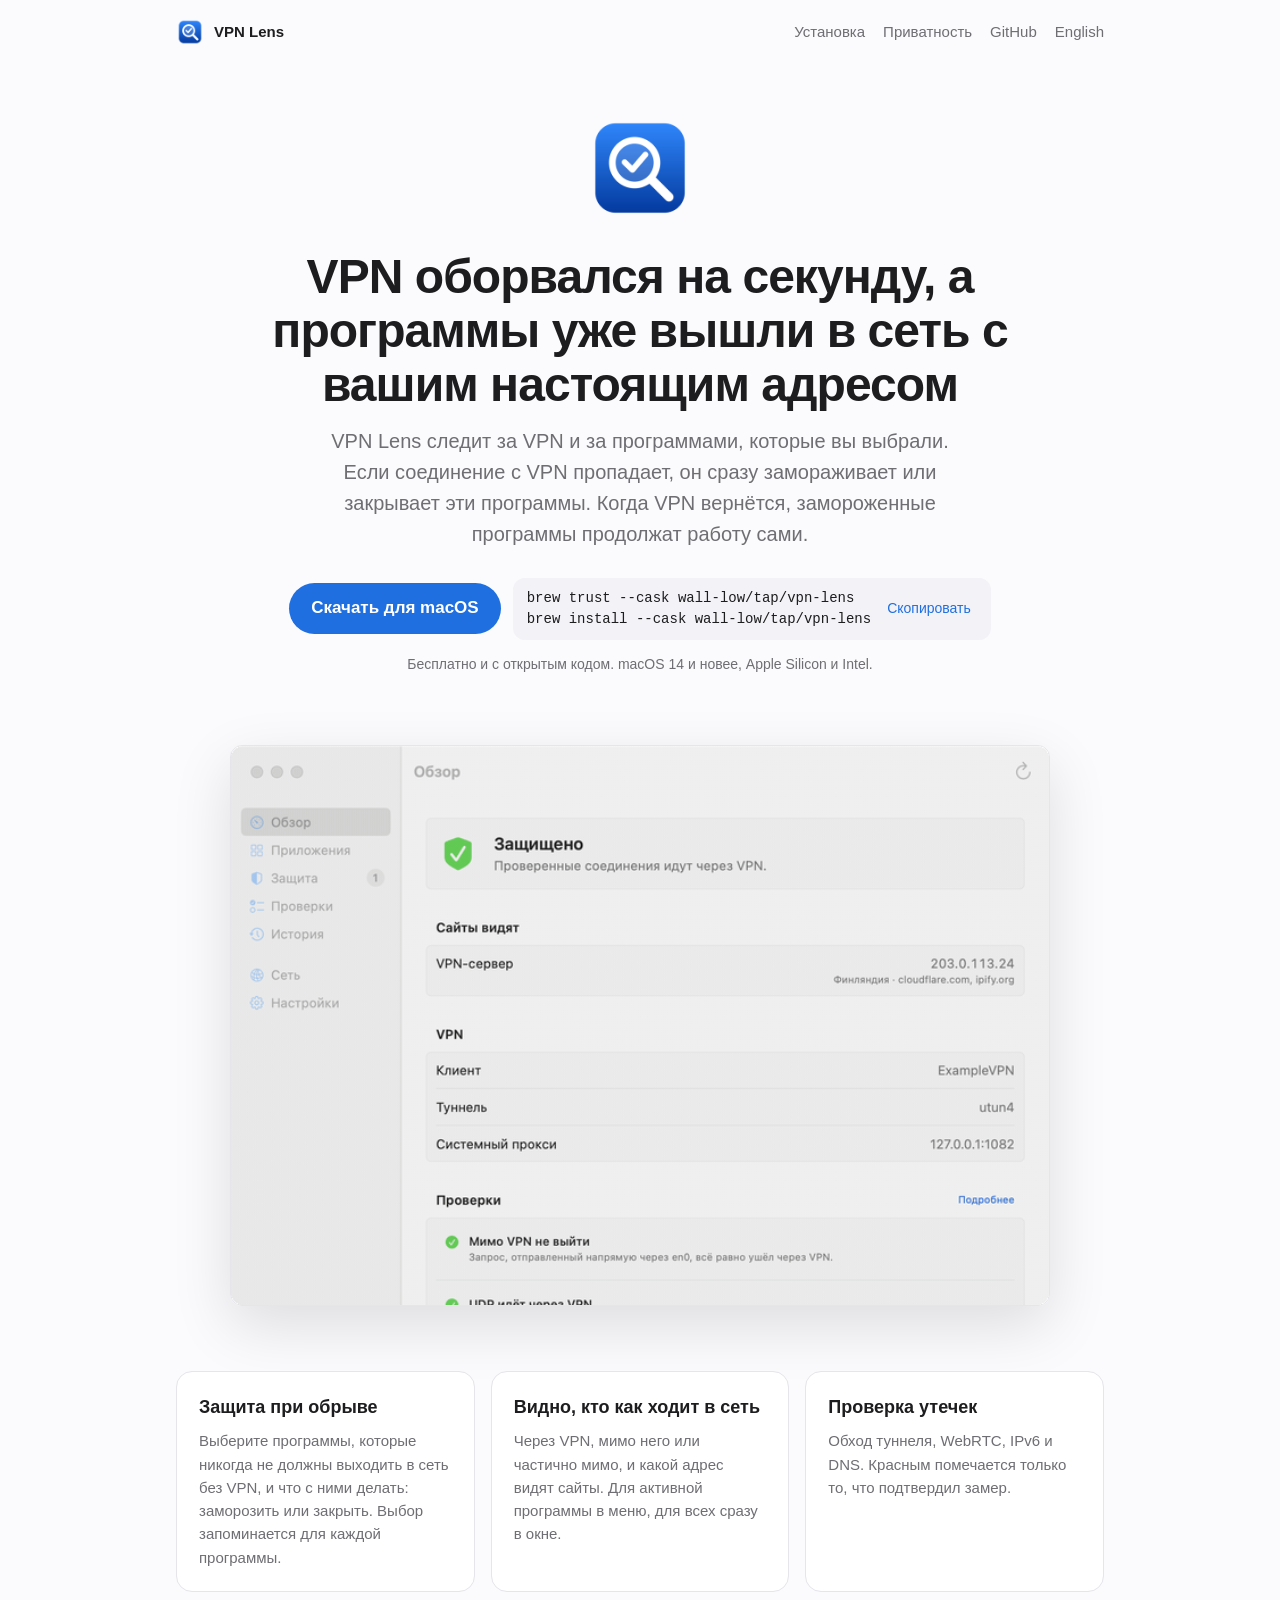
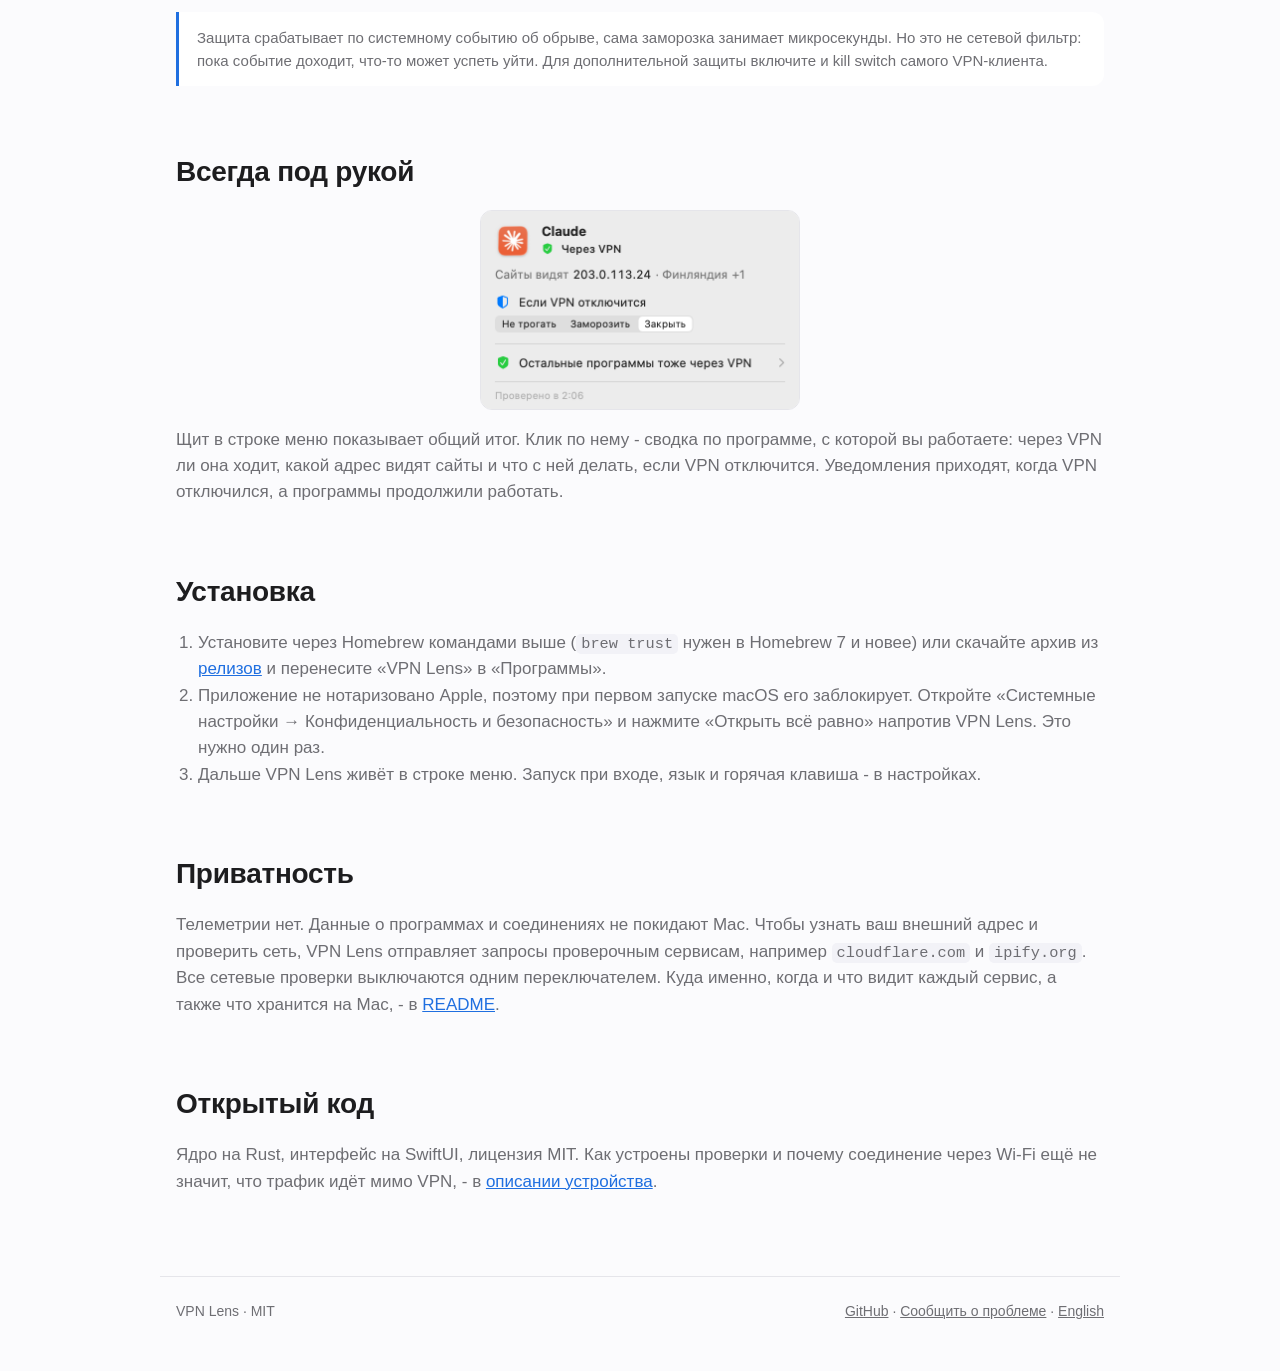
<file: docs/index.html>
<!doctype html>
<html lang="ru">
<head>
  <meta charset="utf-8">
  <meta name="viewport" content="width=device-width, initial-scale=1">
  <title>VPN Lens</title>
  <meta name="description" content="Утилита для строки меню macOS: если VPN оборвался, выбранные программы не выйдут в сеть с вашим настоящим адресом.">
  <link rel="icon" href="icon.png">
  <link rel="alternate" hreflang="en" href="en.html">
  <link rel="stylesheet" href="site.css">
</head>
<body>
  <nav>
    <a class="brand" href="./"><img src="icon.png" alt="">VPN Lens</a>
    <div class="links">
      <a href="#install">Установка</a>
      <a href="#privacy">Приватность</a>
      <a href="https://github.com/wall-low/vpn-lens">GitHub</a>
      <a href="en.html" hreflang="en">English</a>
    </div>
  </nav>

  <main>
    <header class="hero">
      <img class="icon" src="icon.png" alt="">
      <h1>VPN оборвался на секунду, а программы уже вышли в сеть с вашим настоящим адресом</h1>
      <p class="lead">VPN Lens следит за VPN и за программами, которые вы выбрали. Если соединение с VPN пропадает, он сразу замораживает или закрывает эти программы. Когда VPN вернётся, замороженные программы продолжат работу сами.</p>
      <div class="actions">
        <a class="button" href="https://github.com/wall-low/vpn-lens/releases/latest">Скачать для macOS</a>
        <span class="brew"><span id="brew">brew trust --cask wall-low/tap/vpn-lens
brew install --cask wall-low/tap/vpn-lens</span><button type="button" data-copy="brew">Скопировать</button></span>
      </div>
      <p class="meta">Бесплатно и с открытым кодом. macOS 14 и новее, Apple Silicon и Intel.</p>
    </header>

    <div class="demo">
      <img src="demo.gif" alt="Окно VPN Lens: обзор, программы, защита, проверки" width="820">
    </div>

    <div class="features">
      <div class="card">
        <h3>Защита при обрыве</h3>
        <p>Выберите программы, которые никогда не должны выходить в сеть без VPN, и что с ними делать: заморозить или закрыть. Выбор запоминается для каждой программы.</p>
      </div>
      <div class="card">
        <h3>Видно, кто как ходит в сеть</h3>
        <p>Через VPN, мимо него или частично мимо, и какой адрес видят сайты. Для активной программы в меню, для всех сразу в окне.</p>
      </div>
      <div class="card">
        <h3>Проверка утечек</h3>
        <p>Обход туннеля, WebRTC, IPv6 и DNS. Красным помечается только то, что подтвердил замер.</p>
      </div>
    </div>
    <p class="note">Защита срабатывает по системному событию об обрыве, сама заморозка занимает микросекунды. Но это не сетевой фильтр: пока событие доходит, что-то может успеть уйти. Для дополнительной защиты включите и kill switch самого VPN-клиента.</p>

    <section>
      <h2>Всегда под рукой</h2>
      <div class="shots">
        <img src="menu.png" width="320" alt="Меню VPN Lens в строке меню">
      </div>
      <p>Щит в строке меню показывает общий итог. Клик по нему - сводка по программе, с которой вы работаете: через VPN ли она ходит, какой адрес видят сайты и что с ней делать, если VPN отключится. Уведомления приходят, когда VPN отключился, а программы продолжили работать.</p>
    </section>

    <section id="install">
      <h2>Установка</h2>
      <ol>
        <li>Установите через Homebrew командами выше (<code>brew trust</code> нужен в Homebrew 7 и новее) или скачайте архив из <a href="https://github.com/wall-low/vpn-lens/releases/latest">релизов</a> и перенесите «VPN Lens» в «Программы».</li>
        <li>Приложение не нотаризовано Apple, поэтому при первом запуске macOS его заблокирует. Откройте «Системные настройки → Конфиденциальность и безопасность» и нажмите «Открыть всё равно» напротив VPN Lens. Это нужно один раз.</li>
        <li>Дальше VPN Lens живёт в строке меню. Запуск при входе, язык и горячая клавиша - в настройках.</li>
      </ol>
    </section>

    <section id="privacy">
      <h2>Приватность</h2>
      <p>Телеметрии нет. Данные о программах и соединениях не покидают Mac. Чтобы узнать ваш внешний адрес и проверить сеть, VPN Lens отправляет запросы проверочным сервисам, например <code>cloudflare.com</code> и <code>ipify.org</code>. Все сетевые проверки выключаются одним переключателем. Куда именно, когда и что видит каждый сервис, а также что хранится на Mac, - в <a href="https://github.com/wall-low/vpn-lens#приватность">README</a>.</p>
    </section>

    <section>
      <h2>Открытый код</h2>
      <p>Ядро на Rust, интерфейс на SwiftUI, лицензия MIT. Как устроены проверки и почему соединение через Wi-Fi ещё не значит, что трафик идёт мимо VPN, - в <a href="https://github.com/wall-low/vpn-lens/blob/main/docs/ARCHITECTURE.md">описании устройства</a>.</p>
    </section>
  </main>

  <footer>
    <span>VPN Lens · MIT</span>
    <span><a href="https://github.com/wall-low/vpn-lens">GitHub</a> · <a href="https://github.com/wall-low/vpn-lens/issues">Сообщить о проблеме</a> · <a href="en.html" hreflang="en">English</a></span>
  </footer>

  <script>
    document.querySelectorAll("[data-copy]").forEach(function (button) {
      button.addEventListener("click", function () {
        var text = document.getElementById(button.dataset.copy).textContent;
        var done = function () {
          var label = button.textContent;
          button.textContent = "Скопировано";
          setTimeout(function () { button.textContent = label; }, 1400);
        };
        if (navigator.clipboard) {
          navigator.clipboard.writeText(text).then(done, function () {});
        }
      });
    });
  </script>
</body>
</html>
</file>
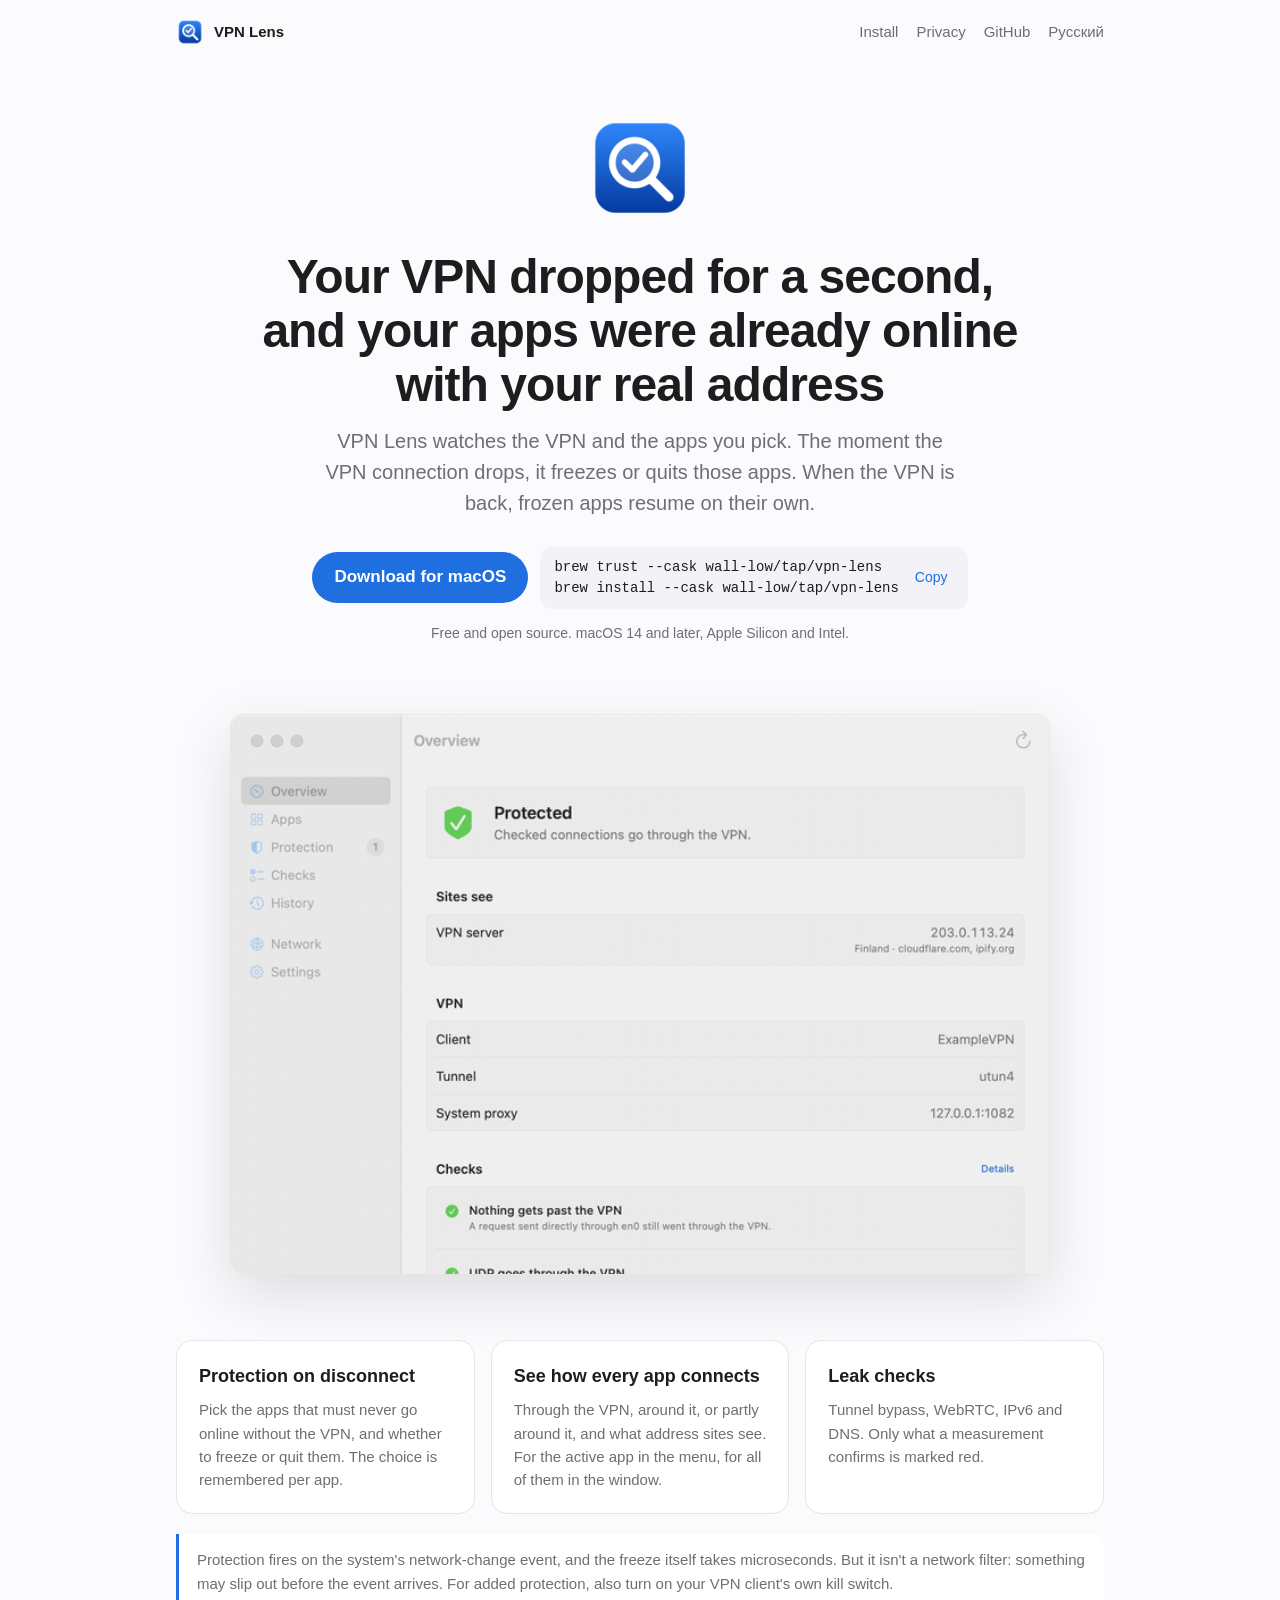
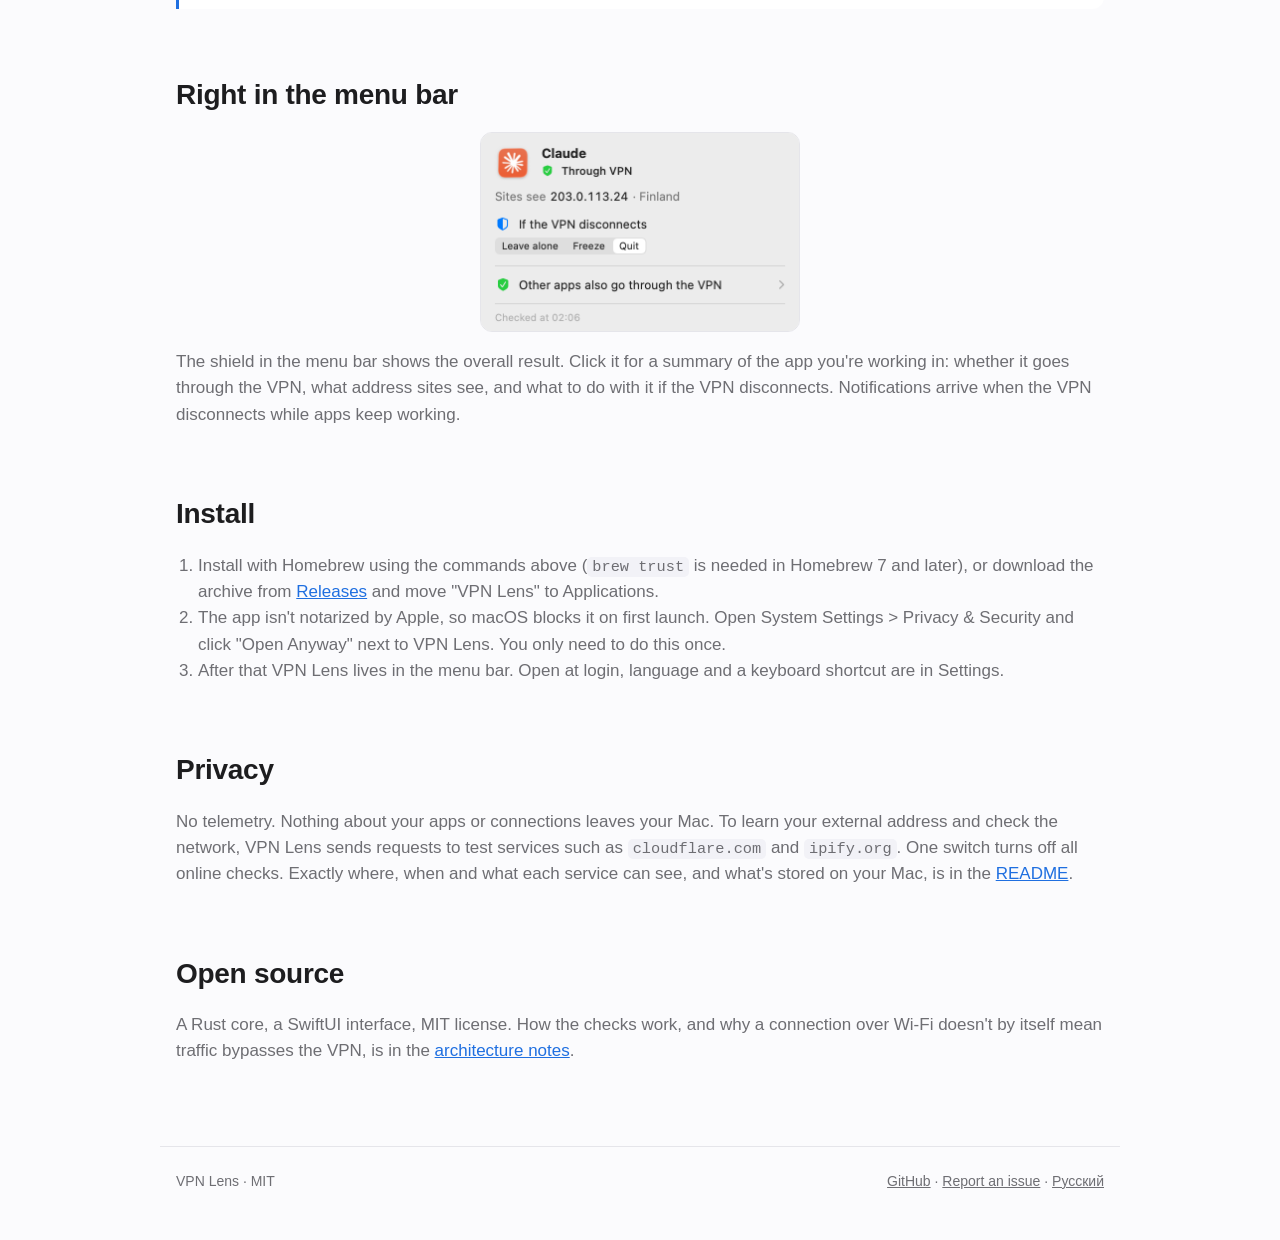
<file: docs/en.html>
<!doctype html>
<html lang="en">
<head>
  <meta charset="utf-8">
  <meta name="viewport" content="width=device-width, initial-scale=1">
  <title>VPN Lens</title>
  <meta name="description" content="A macOS menu bar utility: if your VPN drops, the apps you pick won't go online with your real address.">
  <link rel="icon" href="icon.png">
  <link rel="alternate" hreflang="ru" href="./">
  <link rel="stylesheet" href="site.css">
</head>
<body>
  <nav>
    <a class="brand" href="en.html"><img src="icon.png" alt="">VPN Lens</a>
    <div class="links">
      <a href="#install">Install</a>
      <a href="#privacy">Privacy</a>
      <a href="https://github.com/wall-low/vpn-lens">GitHub</a>
      <a href="./" hreflang="ru">Русский</a>
    </div>
  </nav>

  <main>
    <header class="hero">
      <img class="icon" src="icon.png" alt="">
      <h1>Your VPN dropped for a second, and your apps were already online with your real address</h1>
      <p class="lead">VPN Lens watches the VPN and the apps you pick. The moment the VPN connection drops, it freezes or quits those apps. When the VPN is back, frozen apps resume on their own.</p>
      <div class="actions">
        <a class="button" href="https://github.com/wall-low/vpn-lens/releases/latest">Download for macOS</a>
        <span class="brew"><span id="brew">brew trust --cask wall-low/tap/vpn-lens
brew install --cask wall-low/tap/vpn-lens</span><button type="button" data-copy="brew">Copy</button></span>
      </div>
      <p class="meta">Free and open source. macOS 14 and later, Apple Silicon and Intel.</p>
    </header>

    <div class="demo">
      <img src="demo-en.gif" alt="The VPN Lens window: overview, apps, protection, checks" width="820">
    </div>

    <div class="features">
      <div class="card">
        <h3>Protection on disconnect</h3>
        <p>Pick the apps that must never go online without the VPN, and whether to freeze or quit them. The choice is remembered per app.</p>
      </div>
      <div class="card">
        <h3>See how every app connects</h3>
        <p>Through the VPN, around it, or partly around it, and what address sites see. For the active app in the menu, for all of them in the window.</p>
      </div>
      <div class="card">
        <h3>Leak checks</h3>
        <p>Tunnel bypass, WebRTC, IPv6 and DNS. Only what a measurement confirms is marked red.</p>
      </div>
    </div>
    <p class="note">Protection fires on the system's network-change event, and the freeze itself takes microseconds. But it isn't a network filter: something may slip out before the event arrives. For added protection, also turn on your VPN client's own kill switch.</p>

    <section>
      <h2>Right in the menu bar</h2>
      <div class="shots">
        <img src="menu-en.png" width="320" alt="The VPN Lens menu">
      </div>
      <p>The shield in the menu bar shows the overall result. Click it for a summary of the app you're working in: whether it goes through the VPN, what address sites see, and what to do with it if the VPN disconnects. Notifications arrive when the VPN disconnects while apps keep working.</p>
    </section>

    <section id="install">
      <h2>Install</h2>
      <ol>
        <li>Install with Homebrew using the commands above (<code>brew trust</code> is needed in Homebrew 7 and later), or download the archive from <a href="https://github.com/wall-low/vpn-lens/releases/latest">Releases</a> and move "VPN Lens" to Applications.</li>
        <li>The app isn't notarized by Apple, so macOS blocks it on first launch. Open System Settings &gt; Privacy &amp; Security and click "Open Anyway" next to VPN Lens. You only need to do this once.</li>
        <li>After that VPN Lens lives in the menu bar. Open at login, language and a keyboard shortcut are in Settings.</li>
      </ol>
    </section>

    <section id="privacy">
      <h2>Privacy</h2>
      <p>No telemetry. Nothing about your apps or connections leaves your Mac. To learn your external address and check the network, VPN Lens sends requests to test services such as <code>cloudflare.com</code> and <code>ipify.org</code>. One switch turns off all online checks. Exactly where, when and what each service can see, and what's stored on your Mac, is in the <a href="https://github.com/wall-low/vpn-lens/blob/main/README.en.md#privacy">README</a>.</p>
    </section>

    <section>
      <h2>Open source</h2>
      <p>A Rust core, a SwiftUI interface, MIT license. How the checks work, and why a connection over Wi-Fi doesn't by itself mean traffic bypasses the VPN, is in the <a href="https://github.com/wall-low/vpn-lens/blob/main/docs/ARCHITECTURE.en.md">architecture notes</a>.</p>
    </section>
  </main>

  <footer>
    <span>VPN Lens · MIT</span>
    <span><a href="https://github.com/wall-low/vpn-lens">GitHub</a> · <a href="https://github.com/wall-low/vpn-lens/issues">Report an issue</a> · <a href="./" hreflang="ru">Русский</a></span>
  </footer>

  <script>
    document.querySelectorAll("[data-copy]").forEach(function (button) {
      button.addEventListener("click", function () {
        var text = document.getElementById(button.dataset.copy).textContent;
        var done = function () {
          var label = button.textContent;
          button.textContent = "Copied";
          setTimeout(function () { button.textContent = label; }, 1400);
        };
        if (navigator.clipboard) {
          navigator.clipboard.writeText(text).then(done, function () {});
        }
      });
    });
  </script>
</body>
</html>
</file>
<file: docs/site.css>
:root {
  --bg: #fbfbfd;
  --fg: #1d1d1f;
  --muted: #6e6e73;
  --card: #ffffff;
  --line: #e5e5ea;
  --accent: #1f6fe0;
  --accent-fg: #ffffff;
  --ok: #2fa84f;
  --code: #f2f2f7;
  color-scheme: light dark;
}

@media (prefers-color-scheme: dark) {
  :root:not([data-theme="light"]) {
    --bg: #111113;
    --fg: #f5f5f7;
    --muted: #a1a1a6;
    --card: #1c1c1f;
    --line: #2c2c30;
    --accent: #4b8ef5;
    --code: #232327;
  }
}

* { box-sizing: border-box; }

body {
  margin: 0;
  background: var(--bg);
  color: var(--fg);
  font: 17px/1.55 -apple-system, BlinkMacSystemFont, "SF Pro Text", "Helvetica Neue", Arial, sans-serif;
  -webkit-font-smoothing: antialiased;
}

main { max-width: 960px; margin: 0 auto; padding: 0 16px 64px; }

nav {
  max-width: 960px;
  margin: 0 auto;
  padding: 18px 16px;
  display: flex;
  justify-content: space-between;
  align-items: center;
  font-size: 15px;
}
nav .brand { white-space: nowrap; display: flex; align-items: center; gap: 10px; font-weight: 600; color: var(--fg); text-decoration: none; }
nav .brand img { width: 28px; height: 28px; }
nav .links { display: flex; gap: 18px; }
nav a { color: var(--muted); text-decoration: none; }
nav a:hover { color: var(--fg); }

.hero { text-align: center; padding: 48px 0 32px; }
.hero img.icon { width: 112px; height: 112px; }
.hero h1 { font-size: clamp(30px, 5vw, 48px); line-height: 1.12; letter-spacing: -0.02em; margin: 18px auto 14px; max-width: 760px; }
.hero p.lead { font-size: 20px; color: var(--muted); max-width: 640px; margin: 0 auto 28px; }

.actions { display: flex; flex-wrap: wrap; justify-content: center; gap: 12px; align-items: center; }
.button {
  display: inline-block;
  padding: 12px 22px;
  border-radius: 999px;
  background: var(--accent);
  color: var(--accent-fg);
  font-weight: 600;
  text-decoration: none;
}
.button:hover { filter: brightness(1.08); }

.brew {
  display: inline-flex;
  align-items: center;
  gap: 10px;
  padding: 10px 14px;
  border-radius: 12px;
  background: var(--code);
  font: 14px/1.5 ui-monospace, "SF Mono", Menlo, monospace;
  max-width: 100%;
  text-align: left;
}
#brew { white-space: pre-wrap; overflow-wrap: anywhere; }
.brew button {
  border: 0;
  background: none;
  color: var(--accent);
  font: inherit;
  font-family: -apple-system, BlinkMacSystemFont, sans-serif;
  cursor: pointer;
}
.meta { color: var(--muted); font-size: 14px; margin-top: 14px; }

.demo { margin: 24px auto 56px; text-align: center; }
.demo img {
  width: 100%;
  max-width: 820px;
  border-radius: 12px;
  border: 1px solid var(--line);
  box-shadow: 0 20px 60px rgba(0, 0, 0, 0.12);
}

.features { display: grid; grid-template-columns: repeat(3, 1fr); gap: 16px; }
.card { background: var(--card); border: 1px solid var(--line); border-radius: 16px; padding: 22px; }
.card h3 { margin: 0 0 8px; font-size: 18px; }
.card p { margin: 0; color: var(--muted); font-size: 15px; }

.note {
  margin: 20px 0 0;
  padding: 14px 18px;
  border-left: 3px solid var(--accent);
  background: var(--card);
  border-radius: 0 12px 12px 0;
  color: var(--muted);
  font-size: 15px;
}

section { margin-top: 64px; }
main a:not(.button) { color: var(--accent); }
section h2 { font-size: 28px; letter-spacing: -0.01em; margin: 0 0 16px; }
section p, section li { color: var(--muted); }
section ol, section ul { padding-left: 22px; }
code { font: 0.9em ui-monospace, "SF Mono", Menlo, monospace; background: var(--code); padding: 1px 5px; border-radius: 5px; }

.shots { display: flex; flex-wrap: wrap; gap: 16px; justify-content: center; align-items: flex-start; }
.shots img { border-radius: 12px; border: 1px solid var(--line); max-width: 100%; }

footer { max-width: 960px; margin: 0 auto; padding: 24px 16px 48px; color: var(--muted); font-size: 14px; border-top: 1px solid var(--line); display: flex; flex-wrap: wrap; gap: 16px; justify-content: space-between; }
footer a { color: var(--muted); }

@media (max-width: 760px) {
  .features { grid-template-columns: 1fr; }
}

@media (max-width: 600px) {
  body { font-size: 16px; }
  .hero { padding-top: 24px; }
  .hero p.lead { font-size: 18px; }
  nav .links { gap: 14px; }
  /* На телефоне в шапке только GitHub и язык: якоря к разделам не помещаются. */
  nav .links a[href^="#"] { display: none; }
}
</file>
